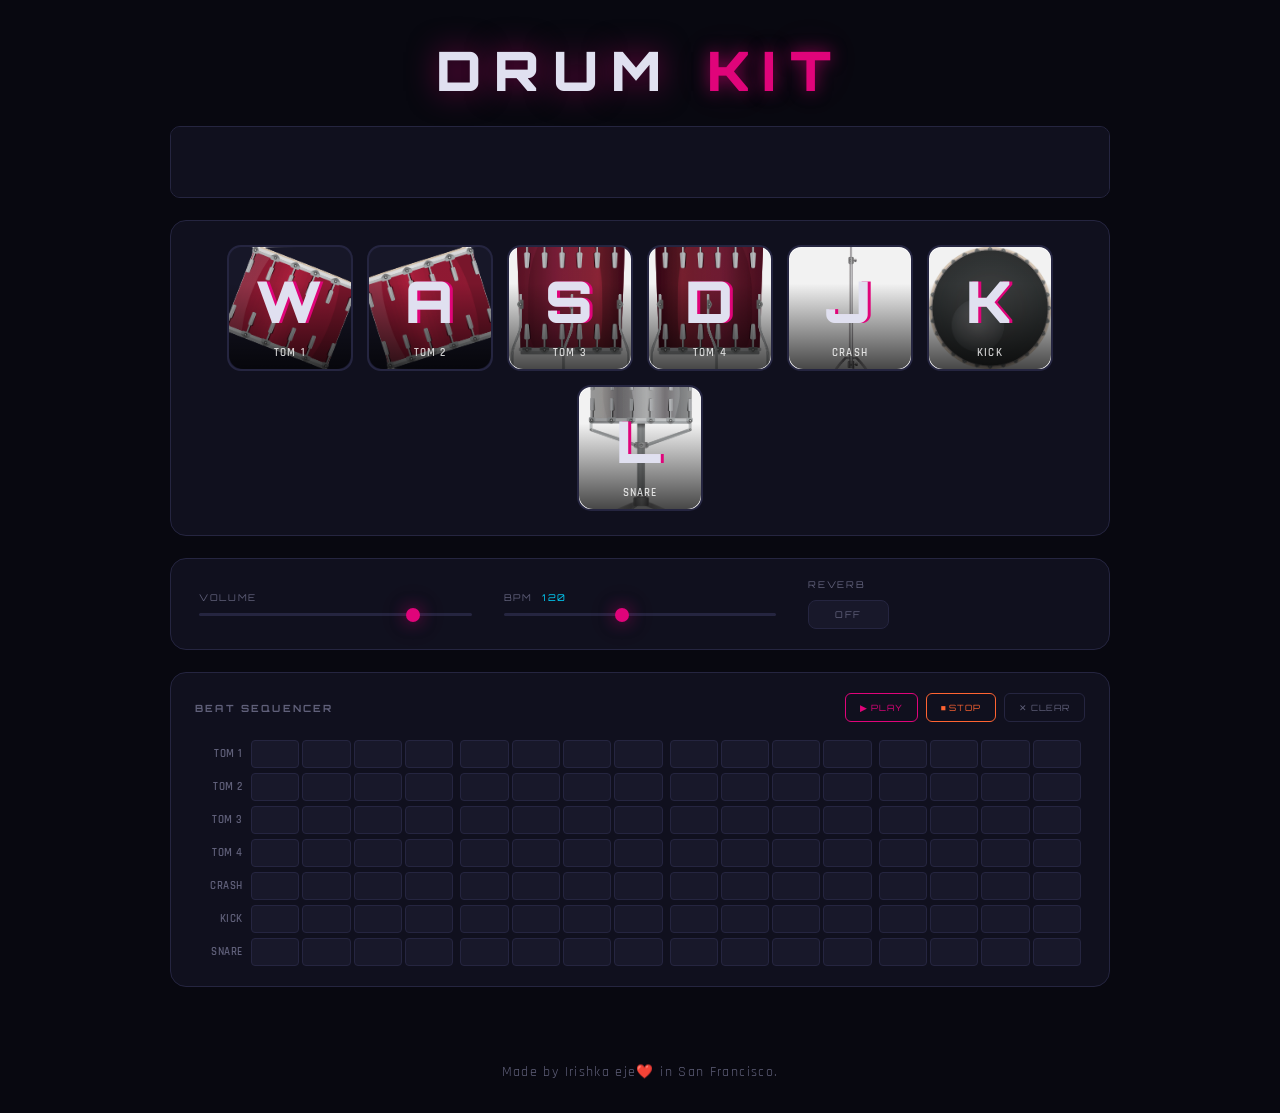
<file: index.html>
<!doctype html>
<html lang="en">
  <head>
    <meta charset="UTF-8" />
    <meta name="viewport" content="width=device-width, initial-scale=1.0" />
    <title>Drum Kit</title>
    <link
      href="https://fonts.googleapis.com/css2?family=Orbitron:wght@400;700;900&family=Rajdhani:wght@400;600&display=swap"
      rel="stylesheet"
    />
    <link rel="stylesheet" href="styles.css" />
  </head>
  <body>
    <div class="app">
      <header>
        <h1>DRUM <span class="accent">KIT</span></h1>
      </header>

      <canvas id="visualizer"></canvas>

      <section class="pads-section">
        <div class="set">
          <button class="drum w" data-sound="w">
            <span class="key">W</span>
            <span class="name">Tom 1</span>
          </button>
          <button class="drum a" data-sound="a">
            <span class="key">A</span>
            <span class="name">Tom 2</span>
          </button>
          <button class="drum s" data-sound="s">
            <span class="key">S</span>
            <span class="name">Tom 3</span>
          </button>
          <button class="drum d" data-sound="d">
            <span class="key">D</span>
            <span class="name">Tom 4</span>
          </button>
          <button class="drum j" data-sound="j">
            <span class="key">J</span>
            <span class="name">Crash</span>
          </button>
          <button class="drum k" data-sound="k">
            <span class="key">K</span>
            <span class="name">Kick</span>
          </button>
          <button class="drum l" data-sound="l">
            <span class="key">L</span>
            <span class="name">Snare</span>
          </button>
        </div>
      </section>

      <section class="controls">
        <div class="control-group">
          <label for="volume">Volume</label>
          <input
            type="range"
            id="volume"
            min="0"
            max="1"
            step="0.01"
            value="0.8"
          />
        </div>
        <div class="control-group">
          <label for="bpm">BPM &nbsp;<span id="bpm-display">120</span></label>
          <input
            type="range"
            id="bpm"
            min="60"
            max="200"
            step="1"
            value="120"
          />
        </div>
        <div class="control-group toggle-group">
          <label>Reverb</label>
          <button class="toggle-btn" id="reverb-toggle">OFF</button>
        </div>
      </section>

      <section class="sequencer">
        <div class="seq-header">
          <h2>BEAT SEQUENCER</h2>
          <div class="seq-controls">
            <button id="play-seq" class="seq-btn play">&#9654; PLAY</button>
            <button id="stop-seq" class="seq-btn stop">&#9632; STOP</button>
            <button id="clear-seq" class="seq-btn clear">&#10005; CLEAR</button>
          </div>
        </div>
        <div id="seq-grid" class="seq-grid"></div>
      </section>
    </div>

    <footer>Made by Irishka eje❤️ in San Francisco.</footer>

    <script src="index.js"></script>
  </body>
</html>
</file>
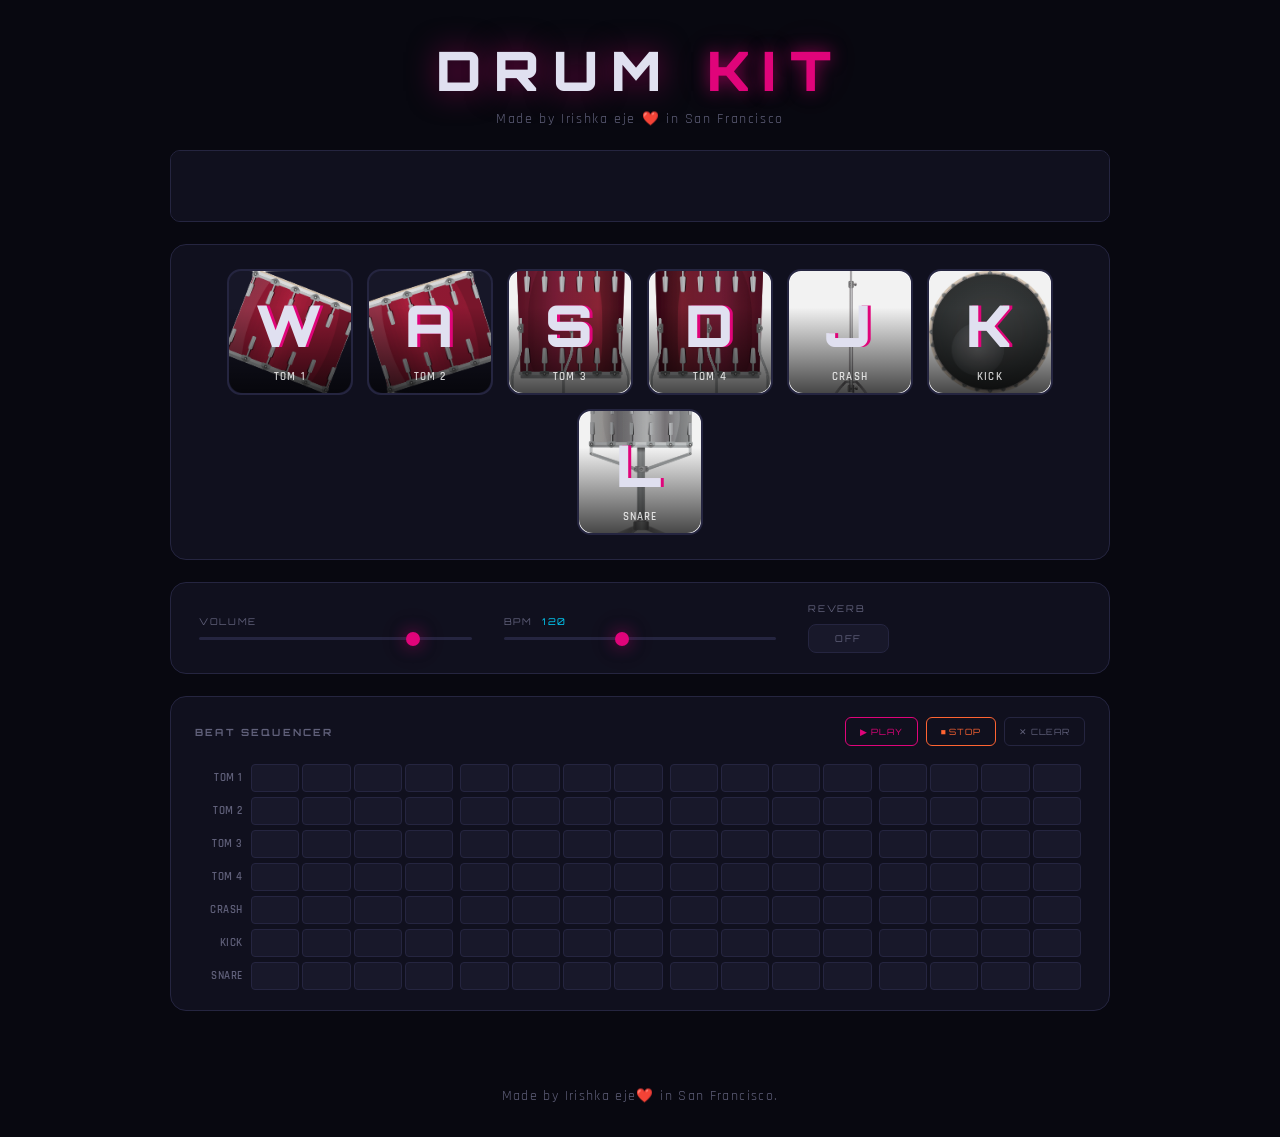
<file: Drum Kit Starting Files/index.html>
<!doctype html>
<html lang="en">
  <head>
    <meta charset="UTF-8" />
    <meta name="viewport" content="width=device-width, initial-scale=1.0" />
    <title>Drum Kit</title>
    <link
      href="https://fonts.googleapis.com/css2?family=Orbitron:wght@400;700;900&family=Rajdhani:wght@400;600&display=swap"
      rel="stylesheet"
    />
    <link rel="stylesheet" href="styles.css" />
  </head>
  <body>
    <div class="app">
      <header>
        <h1>DRUM <span class="accent">KIT</span></h1>
        <p class="subtitle">Made by Irishka eje ❤️ in San Francisco</p>
      </header>

      <canvas id="visualizer"></canvas>

      <section class="pads-section">
        <div class="set">
          <button class="drum w" data-sound="w">
            <span class="key">W</span>
            <span class="name">Tom 1</span>
          </button>
          <button class="drum a" data-sound="a">
            <span class="key">A</span>
            <span class="name">Tom 2</span>
          </button>
          <button class="drum s" data-sound="s">
            <span class="key">S</span>
            <span class="name">Tom 3</span>
          </button>
          <button class="drum d" data-sound="d">
            <span class="key">D</span>
            <span class="name">Tom 4</span>
          </button>
          <button class="drum j" data-sound="j">
            <span class="key">J</span>
            <span class="name">Crash</span>
          </button>
          <button class="drum k" data-sound="k">
            <span class="key">K</span>
            <span class="name">Kick</span>
          </button>
          <button class="drum l" data-sound="l">
            <span class="key">L</span>
            <span class="name">Snare</span>
          </button>
        </div>
      </section>

      <section class="controls">
        <div class="control-group">
          <label for="volume">Volume</label>
          <input
            type="range"
            id="volume"
            min="0"
            max="1"
            step="0.01"
            value="0.8"
          />
        </div>
        <div class="control-group">
          <label for="bpm">BPM &nbsp;<span id="bpm-display">120</span></label>
          <input
            type="range"
            id="bpm"
            min="60"
            max="200"
            step="1"
            value="120"
          />
        </div>
        <div class="control-group toggle-group">
          <label>Reverb</label>
          <button class="toggle-btn" id="reverb-toggle">OFF</button>
        </div>
      </section>

      <section class="sequencer">
        <div class="seq-header">
          <h2>BEAT SEQUENCER</h2>
          <div class="seq-controls">
            <button id="play-seq" class="seq-btn play">&#9654; PLAY</button>
            <button id="stop-seq" class="seq-btn stop">&#9632; STOP</button>
            <button id="clear-seq" class="seq-btn clear">&#10005; CLEAR</button>
          </div>
        </div>
        <div id="seq-grid" class="seq-grid"></div>
      </section>
    </div>

    <footer>Made by Irishka eje❤️ in San Francisco.</footer>

    <script src="index.js"></script>
  </body>
</html>
</file>
<file: styles.css>
:root {
  --bg: #080810;
  --surface: #10101e;
  --surface2: #18182a;
  --border: #252540;
  --accent: #e0047a;
  --accent2: #00d4ff;
  --text: #e0e0f0;
  --muted: #60607a;
  --glow-pink: 0 0 16px rgba(224,4,122,0.55), 0 0 36px rgba(224,4,122,0.2);
  --glow-cyan: 0 0 16px rgba(0,212,255,0.55), 0 0 36px rgba(0,212,255,0.2);
}

*, *::before, *::after { box-sizing: border-box; margin: 0; padding: 0; }

body {
  background: var(--bg);
  color: var(--text);
  font-family: 'Rajdhani', sans-serif;
  min-height: 100vh;
}

.app {
  max-width: 980px;
  margin: 0 auto;
  padding: 36px 20px 52px;
  display: flex;
  flex-direction: column;
  gap: 22px;
}

/* ── Header ── */
header { text-align: center; }

h1 {
  font-family: 'Orbitron', sans-serif;
  font-size: clamp(2rem, 6vw, 3.4rem);
  font-weight: 900;
  letter-spacing: 0.25em;
  color: var(--text);
  text-shadow: 0 0 30px rgba(224,4,122,0.5);
}

h1 .accent {
  color: var(--accent);
  text-shadow: var(--glow-pink);
}

.subtitle {
  color: var(--muted);
  font-size: 0.85rem;
  letter-spacing: 0.12em;
  margin-top: 6px;
}

/* ── Visualizer ── */
#visualizer {
  width: 100%;
  height: 72px;
  border-radius: 10px;
  background: var(--surface);
  border: 1px solid var(--border);
  display: block;
}

/* ── Drum Pads ── */
.pads-section {
  background: var(--surface);
  border: 1px solid var(--border);
  border-radius: 16px;
  padding: 24px 20px;
}

.set {
  display: flex;
  flex-wrap: wrap;
  justify-content: center;
  gap: 14px;
}

.drum {
  position: relative;
  width: 126px;
  height: 126px;
  border-radius: 14px;
  border: 2px solid var(--border);
  background-color: var(--surface2);
  background-size: cover;
  background-position: center;
  cursor: pointer;
  transition: transform 0.09s ease, border-color 0.15s, box-shadow 0.15s;
  overflow: hidden;
  display: flex;
  flex-direction: column;
  align-items: center;
  justify-content: flex-end;
}

/* Dark gradient so text is readable over drum images */
.drum::before {
  content: '';
  position: absolute;
  inset: 0;
  background: linear-gradient(to bottom, rgba(0,0,0,0.05) 30%, rgba(0,0,0,0.72) 100%);
  border-radius: inherit;
  pointer-events: none;
}

.drum .key {
  position: absolute;
  top: 50%;
  left: 50%;
  transform: translate(-50%, -60%);
  font-family: 'Orbitron', sans-serif;
  font-size: 3.6rem;
  font-weight: 900;
  color: var(--text);
  text-shadow: 3px 0 var(--accent);
  letter-spacing: 0.05em;
  line-height: 1;
  user-select: none;
  z-index: 1;
}

.drum .name {
  position: absolute;
  bottom: 9px;
  left: 0;
  right: 0;
  text-align: center;
  font-family: 'Rajdhani', sans-serif;
  font-size: 0.7rem;
  font-weight: 600;
  letter-spacing: 0.1em;
  color: rgba(255,255,255,0.8);
  text-transform: uppercase;
  z-index: 1;
}

.drum:hover {
  border-color: var(--accent);
  box-shadow: var(--glow-pink);
  transform: translateY(-2px) scale(1.03);
}

.drum.pressed {
  border-color: var(--accent2);
  box-shadow: var(--glow-cyan);
  transform: scale(0.93);
  transition: transform 0.05s ease;
}

.drum.pressed::before {
  background: linear-gradient(to bottom, rgba(0,212,255,0.18), rgba(0,0,12,0.5));
}

/* Drum background images */
.w { background-image: url("images/tom1.png"); }
.a { background-image: url("images/tom2.png"); }
.s { background-image: url("images/tom3.png"); }
.d { background-image: url("images/tom4.png"); }
.j { background-image: url("images/crash.png"); }
.k { background-image: url("images/kick.png"); }
.l { background-image: url("images/snare.png"); }

/* ── Controls ── */
.controls {
  background: var(--surface);
  border: 1px solid var(--border);
  border-radius: 16px;
  padding: 20px 28px;
  display: flex;
  gap: 32px;
  flex-wrap: wrap;
  align-items: center;
}

.control-group {
  display: flex;
  flex-direction: column;
  gap: 10px;
  flex: 1;
  min-width: 130px;
}

.control-group label {
  font-family: 'Orbitron', sans-serif;
  font-size: 0.58rem;
  letter-spacing: 0.18em;
  color: var(--muted);
  text-transform: uppercase;
}

#bpm-display {
  color: var(--accent2);
}

input[type="range"] {
  -webkit-appearance: none;
  appearance: none;
  width: 100%;
  height: 3px;
  background: var(--border);
  border-radius: 2px;
  outline: none;
  cursor: pointer;
}

input[type="range"]::-webkit-slider-thumb {
  -webkit-appearance: none;
  width: 14px;
  height: 14px;
  border-radius: 50%;
  background: var(--accent);
  box-shadow: var(--glow-pink);
  cursor: pointer;
  transition: transform 0.1s;
}

input[type="range"]::-webkit-slider-thumb:hover { transform: scale(1.25); }

.toggle-group { align-items: flex-start; }

.toggle-btn {
  background: var(--surface2);
  color: var(--muted);
  border: 1px solid var(--border);
  border-radius: 8px;
  padding: 8px 26px;
  font-family: 'Orbitron', sans-serif;
  font-size: 0.58rem;
  letter-spacing: 0.15em;
  cursor: pointer;
  transition: all 0.2s;
}

.toggle-btn:hover { color: var(--text); border-color: var(--muted); }

.toggle-btn.active {
  color: var(--accent2);
  border-color: var(--accent2);
  background: rgba(0,212,255,0.08);
  box-shadow: var(--glow-cyan);
}

/* ── Sequencer ── */
.sequencer {
  background: var(--surface);
  border: 1px solid var(--border);
  border-radius: 16px;
  padding: 20px 24px;
}

.seq-header {
  display: flex;
  align-items: center;
  justify-content: space-between;
  margin-bottom: 18px;
  flex-wrap: wrap;
  gap: 12px;
}

.seq-header h2 {
  font-family: 'Orbitron', sans-serif;
  font-size: 0.62rem;
  letter-spacing: 0.22em;
  color: var(--muted);
}

.seq-controls { display: flex; gap: 8px; }

.seq-btn {
  font-family: 'Orbitron', sans-serif;
  font-size: 0.54rem;
  letter-spacing: 0.1em;
  padding: 8px 14px;
  border-radius: 6px;
  border: 1px solid;
  cursor: pointer;
  transition: all 0.15s;
  background: transparent;
}

.seq-btn.play { color: var(--accent); border-color: var(--accent); }
.seq-btn.play:hover,
.seq-btn.play.active { background: rgba(224,4,122,0.14); box-shadow: var(--glow-pink); }

.seq-btn.stop { color: #ff6432; border-color: #ff6432; }
.seq-btn.stop:hover { background: rgba(255,100,50,0.12); box-shadow: 0 0 14px rgba(255,100,50,0.4); }

.seq-btn.clear { color: var(--muted); border-color: var(--border); }
.seq-btn.clear:hover { color: var(--text); border-color: var(--muted); }

/* Sequencer Grid */
.seq-grid {
  display: flex;
  flex-direction: column;
  gap: 5px;
}

.seq-row {
  display: flex;
  align-items: center;
  gap: 8px;
}

.seq-row-label {
  font-family: 'Rajdhani', sans-serif;
  font-size: 0.7rem;
  font-weight: 600;
  letter-spacing: 0.05em;
  color: var(--muted);
  width: 48px;
  flex-shrink: 0;
  text-align: right;
  text-transform: uppercase;
}

.seq-steps {
  display: flex;
  gap: 3px;
  flex: 1;
}

.seq-step {
  flex: 1;
  height: 28px;
  min-width: 0;
  border-radius: 4px;
  border: 1px solid var(--border);
  background: var(--surface2);
  cursor: pointer;
  transition: background 0.08s, border-color 0.08s, box-shadow 0.08s;
}

/* Visual beat grouping: slightly wider gap after every 4th step */
.seq-step:nth-child(4n) { margin-right: 4px; }

.seq-step:hover { border-color: var(--muted); background: #1e1e32; }

.seq-step.active {
  background: var(--accent);
  border-color: var(--accent);
  box-shadow: 0 0 8px rgba(224,4,122,0.5);
}

.seq-step.cursor {
  border-color: var(--accent2);
  box-shadow: var(--glow-cyan);
}

.seq-step.active.cursor {
  background: #ff1aaa;
  border-color: #ff1aaa;
  box-shadow: 0 0 14px rgba(255,26,170,0.75);
}

/* ── Footer ── */
footer {
  text-align: center;
  color: var(--muted);
  font-size: 0.85rem;
  letter-spacing: 0.1em;
  padding: 24px 0 32px;
}

/* ── Responsive ── */
@media (max-width: 640px) {
  .drum { width: 100px; height: 100px; }
  .controls { gap: 18px; }
  .seq-row-label { width: 38px; font-size: 0.6rem; }
  .seq-step { height: 22px; }
  .seq-steps { gap: 2px; }
  .seq-step:nth-child(4n) { margin-right: 3px; }
}
</file>
<file: Drum Kit Starting Files/styles.css>
:root {
  --bg: #080810;
  --surface: #10101e;
  --surface2: #18182a;
  --border: #252540;
  --accent: #e0047a;
  --accent2: #00d4ff;
  --text: #e0e0f0;
  --muted: #60607a;
  --glow-pink: 0 0 16px rgba(224,4,122,0.55), 0 0 36px rgba(224,4,122,0.2);
  --glow-cyan: 0 0 16px rgba(0,212,255,0.55), 0 0 36px rgba(0,212,255,0.2);
}

*, *::before, *::after { box-sizing: border-box; margin: 0; padding: 0; }

body {
  background: var(--bg);
  color: var(--text);
  font-family: 'Rajdhani', sans-serif;
  min-height: 100vh;
}

.app {
  max-width: 980px;
  margin: 0 auto;
  padding: 36px 20px 52px;
  display: flex;
  flex-direction: column;
  gap: 22px;
}

/* ── Header ── */
header { text-align: center; }

h1 {
  font-family: 'Orbitron', sans-serif;
  font-size: clamp(2rem, 6vw, 3.4rem);
  font-weight: 900;
  letter-spacing: 0.25em;
  color: var(--text);
  text-shadow: 0 0 30px rgba(224,4,122,0.5);
}

h1 .accent {
  color: var(--accent);
  text-shadow: var(--glow-pink);
}

.subtitle {
  color: var(--muted);
  font-size: 0.85rem;
  letter-spacing: 0.12em;
  margin-top: 6px;
}

/* ── Visualizer ── */
#visualizer {
  width: 100%;
  height: 72px;
  border-radius: 10px;
  background: var(--surface);
  border: 1px solid var(--border);
  display: block;
}

/* ── Drum Pads ── */
.pads-section {
  background: var(--surface);
  border: 1px solid var(--border);
  border-radius: 16px;
  padding: 24px 20px;
}

.set {
  display: flex;
  flex-wrap: wrap;
  justify-content: center;
  gap: 14px;
}

.drum {
  position: relative;
  width: 126px;
  height: 126px;
  border-radius: 14px;
  border: 2px solid var(--border);
  background-color: var(--surface2);
  background-size: cover;
  background-position: center;
  cursor: pointer;
  transition: transform 0.09s ease, border-color 0.15s, box-shadow 0.15s;
  overflow: hidden;
  display: flex;
  flex-direction: column;
  align-items: center;
  justify-content: flex-end;
}

/* Dark gradient so text is readable over drum images */
.drum::before {
  content: '';
  position: absolute;
  inset: 0;
  background: linear-gradient(to bottom, rgba(0,0,0,0.05) 30%, rgba(0,0,0,0.72) 100%);
  border-radius: inherit;
  pointer-events: none;
}

.drum .key {
  position: absolute;
  top: 50%;
  left: 50%;
  transform: translate(-50%, -60%);
  font-family: 'Orbitron', sans-serif;
  font-size: 3.6rem;
  font-weight: 900;
  color: var(--text);
  text-shadow: 3px 0 var(--accent);
  letter-spacing: 0.05em;
  line-height: 1;
  user-select: none;
  z-index: 1;
}

.drum .name {
  position: absolute;
  bottom: 9px;
  left: 0;
  right: 0;
  text-align: center;
  font-family: 'Rajdhani', sans-serif;
  font-size: 0.7rem;
  font-weight: 600;
  letter-spacing: 0.1em;
  color: rgba(255,255,255,0.8);
  text-transform: uppercase;
  z-index: 1;
}

.drum:hover {
  border-color: var(--accent);
  box-shadow: var(--glow-pink);
  transform: translateY(-2px) scale(1.03);
}

.drum.pressed {
  border-color: var(--accent2);
  box-shadow: var(--glow-cyan);
  transform: scale(0.93);
  transition: transform 0.05s ease;
}

.drum.pressed::before {
  background: linear-gradient(to bottom, rgba(0,212,255,0.18), rgba(0,0,12,0.5));
}

/* Drum background images */
.w { background-image: url("images/tom1.png"); }
.a { background-image: url("images/tom2.png"); }
.s { background-image: url("images/tom3.png"); }
.d { background-image: url("images/tom4.png"); }
.j { background-image: url("images/crash.png"); }
.k { background-image: url("images/kick.png"); }
.l { background-image: url("images/snare.png"); }

/* ── Controls ── */
.controls {
  background: var(--surface);
  border: 1px solid var(--border);
  border-radius: 16px;
  padding: 20px 28px;
  display: flex;
  gap: 32px;
  flex-wrap: wrap;
  align-items: center;
}

.control-group {
  display: flex;
  flex-direction: column;
  gap: 10px;
  flex: 1;
  min-width: 130px;
}

.control-group label {
  font-family: 'Orbitron', sans-serif;
  font-size: 0.58rem;
  letter-spacing: 0.18em;
  color: var(--muted);
  text-transform: uppercase;
}

#bpm-display {
  color: var(--accent2);
}

input[type="range"] {
  -webkit-appearance: none;
  appearance: none;
  width: 100%;
  height: 3px;
  background: var(--border);
  border-radius: 2px;
  outline: none;
  cursor: pointer;
}

input[type="range"]::-webkit-slider-thumb {
  -webkit-appearance: none;
  width: 14px;
  height: 14px;
  border-radius: 50%;
  background: var(--accent);
  box-shadow: var(--glow-pink);
  cursor: pointer;
  transition: transform 0.1s;
}

input[type="range"]::-webkit-slider-thumb:hover { transform: scale(1.25); }

.toggle-group { align-items: flex-start; }

.toggle-btn {
  background: var(--surface2);
  color: var(--muted);
  border: 1px solid var(--border);
  border-radius: 8px;
  padding: 8px 26px;
  font-family: 'Orbitron', sans-serif;
  font-size: 0.58rem;
  letter-spacing: 0.15em;
  cursor: pointer;
  transition: all 0.2s;
}

.toggle-btn:hover { color: var(--text); border-color: var(--muted); }

.toggle-btn.active {
  color: var(--accent2);
  border-color: var(--accent2);
  background: rgba(0,212,255,0.08);
  box-shadow: var(--glow-cyan);
}

/* ── Sequencer ── */
.sequencer {
  background: var(--surface);
  border: 1px solid var(--border);
  border-radius: 16px;
  padding: 20px 24px;
}

.seq-header {
  display: flex;
  align-items: center;
  justify-content: space-between;
  margin-bottom: 18px;
  flex-wrap: wrap;
  gap: 12px;
}

.seq-header h2 {
  font-family: 'Orbitron', sans-serif;
  font-size: 0.62rem;
  letter-spacing: 0.22em;
  color: var(--muted);
}

.seq-controls { display: flex; gap: 8px; }

.seq-btn {
  font-family: 'Orbitron', sans-serif;
  font-size: 0.54rem;
  letter-spacing: 0.1em;
  padding: 8px 14px;
  border-radius: 6px;
  border: 1px solid;
  cursor: pointer;
  transition: all 0.15s;
  background: transparent;
}

.seq-btn.play { color: var(--accent); border-color: var(--accent); }
.seq-btn.play:hover,
.seq-btn.play.active { background: rgba(224,4,122,0.14); box-shadow: var(--glow-pink); }

.seq-btn.stop { color: #ff6432; border-color: #ff6432; }
.seq-btn.stop:hover { background: rgba(255,100,50,0.12); box-shadow: 0 0 14px rgba(255,100,50,0.4); }

.seq-btn.clear { color: var(--muted); border-color: var(--border); }
.seq-btn.clear:hover { color: var(--text); border-color: var(--muted); }

/* Sequencer Grid */
.seq-grid {
  display: flex;
  flex-direction: column;
  gap: 5px;
}

.seq-row {
  display: flex;
  align-items: center;
  gap: 8px;
}

.seq-row-label {
  font-family: 'Rajdhani', sans-serif;
  font-size: 0.7rem;
  font-weight: 600;
  letter-spacing: 0.05em;
  color: var(--muted);
  width: 48px;
  flex-shrink: 0;
  text-align: right;
  text-transform: uppercase;
}

.seq-steps {
  display: flex;
  gap: 3px;
  flex: 1;
}

.seq-step {
  flex: 1;
  height: 28px;
  min-width: 0;
  border-radius: 4px;
  border: 1px solid var(--border);
  background: var(--surface2);
  cursor: pointer;
  transition: background 0.08s, border-color 0.08s, box-shadow 0.08s;
}

/* Visual beat grouping: slightly wider gap after every 4th step */
.seq-step:nth-child(4n) { margin-right: 4px; }

.seq-step:hover { border-color: var(--muted); background: #1e1e32; }

.seq-step.active {
  background: var(--accent);
  border-color: var(--accent);
  box-shadow: 0 0 8px rgba(224,4,122,0.5);
}

.seq-step.cursor {
  border-color: var(--accent2);
  box-shadow: var(--glow-cyan);
}

.seq-step.active.cursor {
  background: #ff1aaa;
  border-color: #ff1aaa;
  box-shadow: 0 0 14px rgba(255,26,170,0.75);
}

/* ── Footer ── */
footer {
  text-align: center;
  color: var(--muted);
  font-size: 0.85rem;
  letter-spacing: 0.1em;
  padding: 24px 0 32px;
}

/* ── Responsive ── */
@media (max-width: 640px) {
  .drum { width: 100px; height: 100px; }
  .controls { gap: 18px; }
  .seq-row-label { width: 38px; font-size: 0.6rem; }
  .seq-step { height: 22px; }
  .seq-steps { gap: 2px; }
  .seq-step:nth-child(4n) { margin-right: 3px; }
}
</file>
